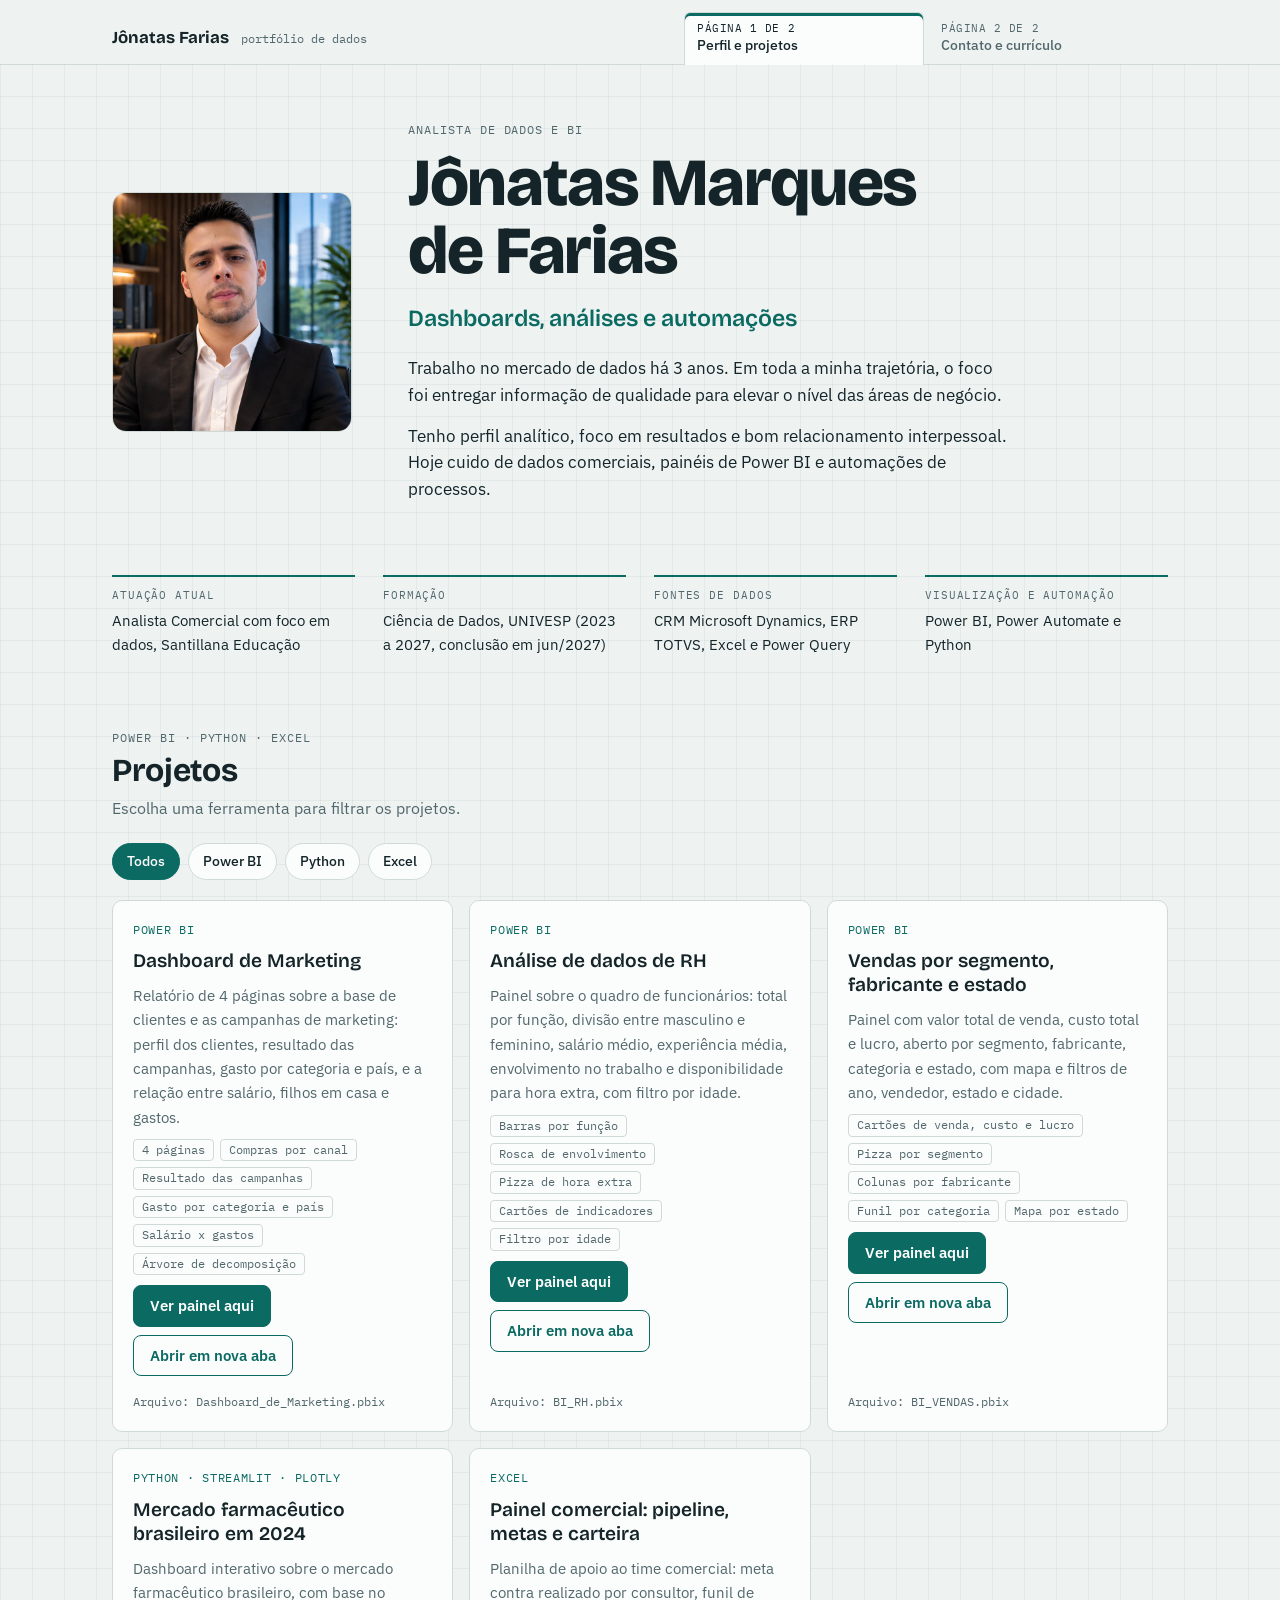
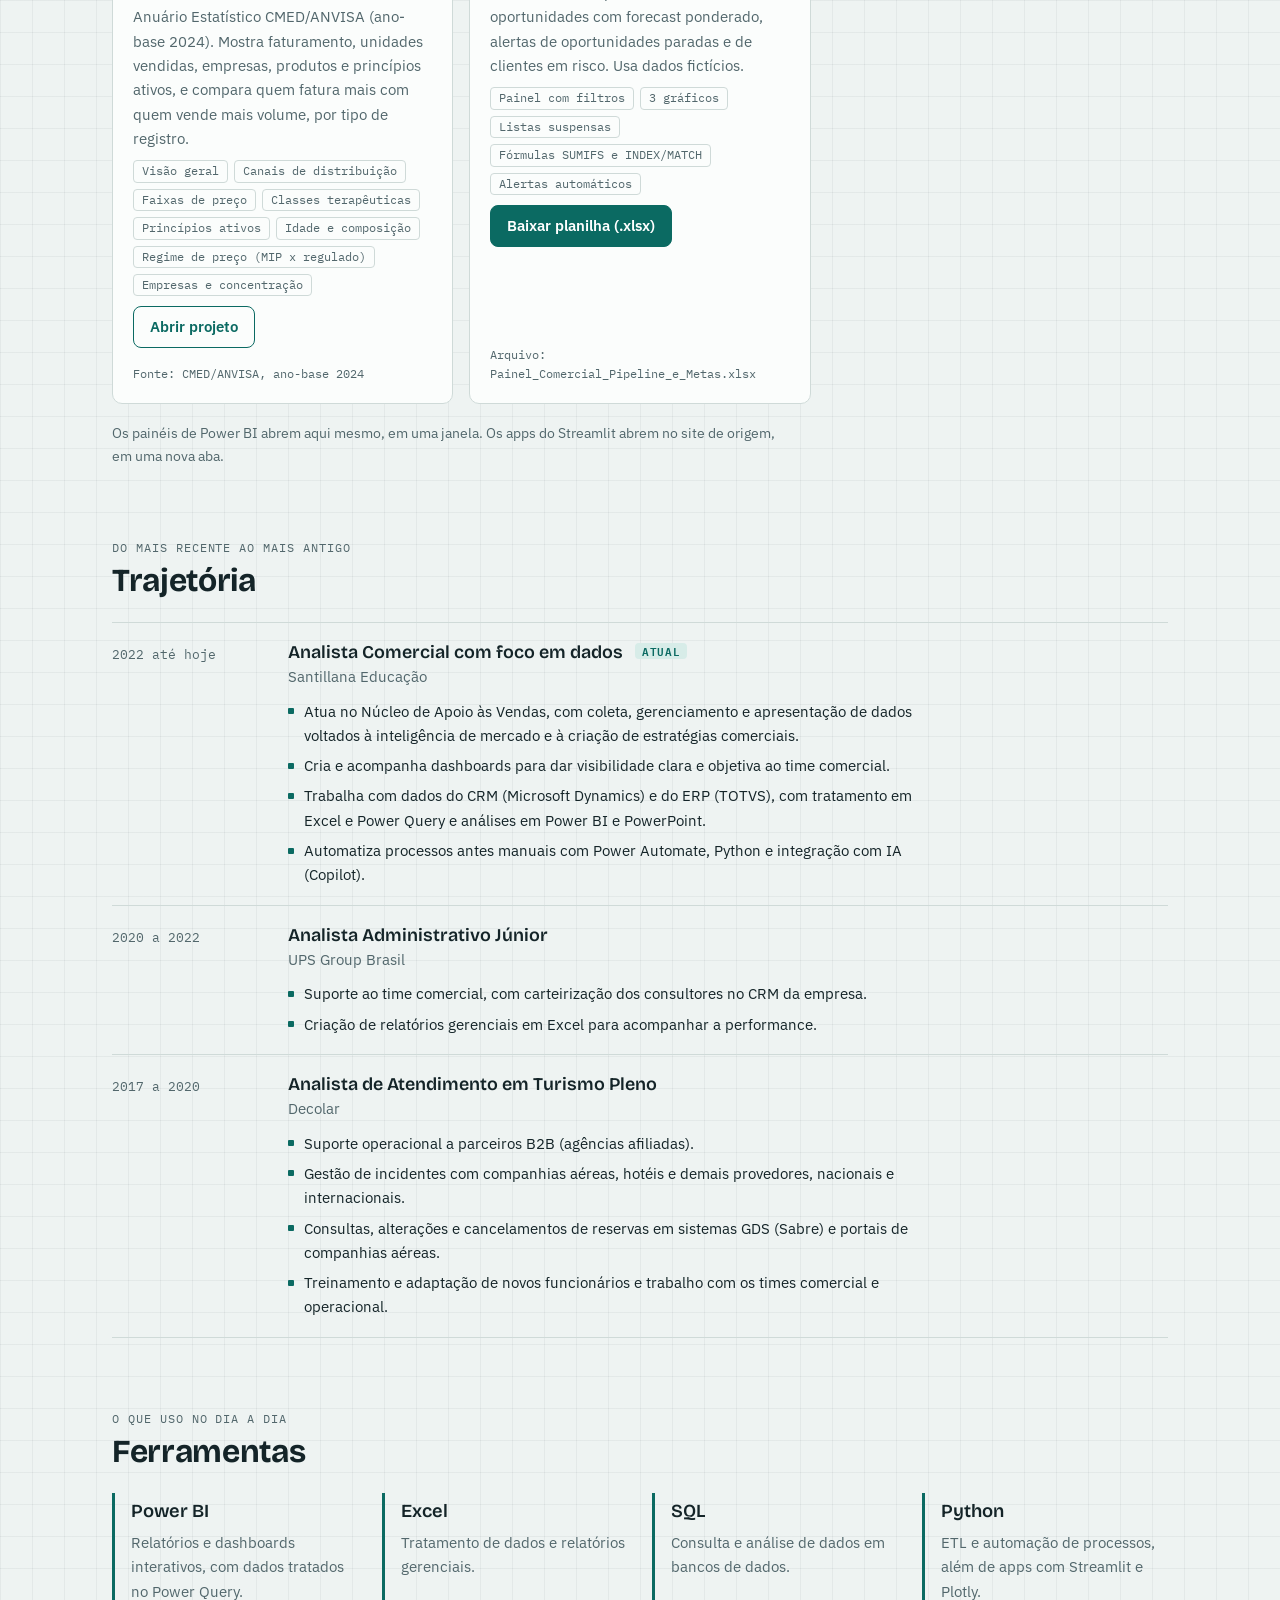
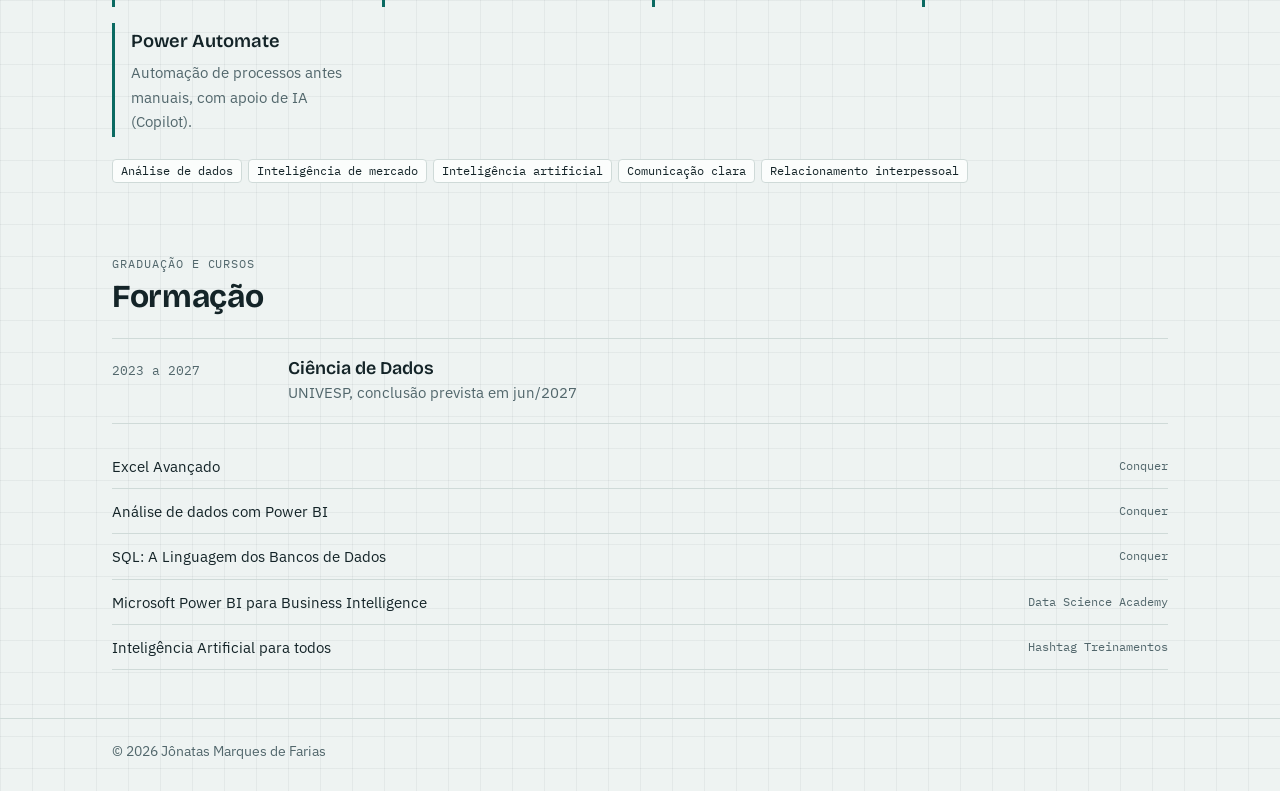
<file: site/index.html>
<!doctype html>
<html lang="pt-br">
<head>
  <meta charset="utf-8">
  <meta name="viewport" content="width=device-width, initial-scale=1">
  <meta name="color-scheme" content="light dark">
  <title>Portfólio Jônatas Farias</title>
  <meta name="description" content="Portfólio de Jônatas Marques de Farias: Analista de dados e BI, projetos de Power BI e Python, contato e currículo.">
  <link rel="icon" href="data:image/svg+xml,%3Csvg xmlns='http://www.w3.org/2000/svg' viewBox='0 0 32 32'%3E%3Crect width='32' height='32' rx='7' fill='%230b6a62'/%3E%3Ctext x='16' y='22' font-family='Arial' font-size='15' font-weight='700' text-anchor='middle' fill='white'%3EJF%3C/text%3E%3C/svg%3E">
  <link rel="preconnect" href="https://fonts.googleapis.com">
  <link rel="preconnect" href="https://fonts.gstatic.com" crossorigin>
  <link rel="stylesheet" href="https://fonts.googleapis.com/css2?family=Bricolage+Grotesque:opsz,wght@12..96,500..800&family=IBM+Plex+Sans:wght@400;500;600&family=IBM+Plex+Mono:wght@400;500&display=swap">
  <link rel="stylesheet" href="css/style.css">
</head>
<body>
  <a class="skip" href="#conteudo">Pular para o conteúdo</a>

  <header class="bar">
    <div class="wrap bar-in">
      <div class="brand">Jônatas Farias <span>portfólio de dados</span></div>
      <nav class="tabs" aria-label="Páginas do portfólio">
        <a class="tab" href="index.html" aria-current="page"><small>Página 1 de 2</small>Perfil e projetos</a>
        <a class="tab" href="contato.html"><small>Página 2 de 2</small>Contato e currículo</a>
      </nav>
    </div>
  </header>

  <main class="wrap" id="conteudo">
    <div class="panel">

      <section class="hero" aria-label="Apresentação">
        <img class="foto" src="img/foto.jpg" alt="Foto de Jônatas Marques de Farias" width="720" height="720">
        <div>
          <p class="eyebrow">Analista de dados e BI</p>
          <h1>Jônatas Marques de Farias</h1>
          <p class="role">Dashboards, análises e automações</p>
        <p class="lead">Trabalho no mercado de dados há 3 anos. Em toda a minha trajetória, o foco foi entregar informação de qualidade para elevar o nível das áreas de negócio.</p>
        <p class="lead">Tenho perfil analítico, foco em resultados e bom relacionamento interpessoal. Hoje cuido de dados comerciais, painéis de Power BI e automações de processos.</p>
        </div>
      </section>

      <dl class="ficha">
      <div><dt>Atuação atual</dt><dd>Analista Comercial com foco em dados, Santillana Educação</dd></div>
      <div><dt>Formação</dt><dd>Ciência de Dados, UNIVESP (2023 a 2027, conclusão em jun/2027)</dd></div>
      <div><dt>Fontes de dados</dt><dd>CRM Microsoft Dynamics, ERP TOTVS, Excel e Power Query</dd></div>
      <div><dt>Visualização e automação</dt><dd>Power BI, Power Automate e Python</dd></div>
      </dl>

      <section aria-labelledby="h-projetos" id="projetos">
        <div class="sec-head">
          <p class="eyebrow">Power BI · Python · Excel</p>
          <h2 id="h-projetos">Projetos</h2>
          <p>Escolha uma ferramenta para filtrar os projetos.</p>
        </div>

        <nav class="filters" aria-label="Filtrar projetos por ferramenta">
      <a class="chip" href="#projetos" data-filtro="todos" aria-current="true">Todos</a>
      <a class="chip" href="#projetos" data-filtro="power-bi">Power BI</a>
      <a class="chip" href="#projetos" data-filtro="python">Python</a>
      <a class="chip" href="#projetos" data-filtro="excel">Excel</a>
        </nav>

        <div class="projects">
        <article class="card" data-ferramenta="power-bi">
          <div class="top">
            <span class="stack">Power BI</span>
          </div>
          <h3>Dashboard de Marketing</h3>
          <p>Relatório de 4 páginas sobre a base de clientes e as campanhas de marketing: perfil dos clientes, resultado das campanhas, gasto por categoria e país, e a relação entre salário, filhos em casa e gastos.</p>
          <ul class="visuais" aria-label="O que o projeto mostra"><li>4 páginas</li><li>Compras por canal</li><li>Resultado das campanhas</li><li>Gasto por categoria e país</li><li>Salário x gastos</li><li>Árvore de decomposição</li></ul>
          <div class="acoes"><button type="button" class="btn primary" data-painel-url="https://app.powerbi.com/view?r=eyJrIjoiNzg2Mzc4ZTItY2M5OS00ZWFmLWEwMzktZGYyYTk2YzBhNzNlIiwidCI6Ijc1MTZiYjE4LTI4MmMtNGU2My1iMWVjLTc5NTgwNWYxZThmZCIsImMiOjh9" data-painel-titulo="Dashboard de Marketing">Ver painel aqui</button><a class="btn" href="https://app.powerbi.com/view?r=eyJrIjoiNzg2Mzc4ZTItY2M5OS00ZWFmLWEwMzktZGYyYTk2YzBhNzNlIiwidCI6Ijc1MTZiYjE4LTI4MmMtNGU2My1iMWVjLTc5NTgwNWYxZThmZCIsImMiOjh9" target="_blank" rel="noopener">Abrir em nova aba</a></div>
          <p class="meta">Arquivo: Dashboard_de_Marketing.pbix</p>
        </article>
        <article class="card" data-ferramenta="power-bi">
          <div class="top">
            <span class="stack">Power BI</span>
          </div>
          <h3>Análise de dados de RH</h3>
          <p>Painel sobre o quadro de funcionários: total por função, divisão entre masculino e feminino, salário médio, experiência média, envolvimento no trabalho e disponibilidade para hora extra, com filtro por idade.</p>
          <ul class="visuais" aria-label="O que o projeto mostra"><li>Barras por função</li><li>Rosca de envolvimento</li><li>Pizza de hora extra</li><li>Cartões de indicadores</li><li>Filtro por idade</li></ul>
          <div class="acoes"><button type="button" class="btn primary" data-painel-url="https://app.powerbi.com/view?r=eyJrIjoiYjJmODg0MTgtODZiYi00NWQ5LWIyYjUtOWJjODQyMjhhYWM4IiwidCI6Ijc1MTZiYjE4LTI4MmMtNGU2My1iMWVjLTc5NTgwNWYxZThmZCIsImMiOjh9" data-painel-titulo="Análise de dados de RH">Ver painel aqui</button><a class="btn" href="https://app.powerbi.com/view?r=eyJrIjoiYjJmODg0MTgtODZiYi00NWQ5LWIyYjUtOWJjODQyMjhhYWM4IiwidCI6Ijc1MTZiYjE4LTI4MmMtNGU2My1iMWVjLTc5NTgwNWYxZThmZCIsImMiOjh9" target="_blank" rel="noopener">Abrir em nova aba</a></div>
          <p class="meta">Arquivo: BI_RH.pbix</p>
        </article>
        <article class="card" data-ferramenta="power-bi">
          <div class="top">
            <span class="stack">Power BI</span>
          </div>
          <h3>Vendas por segmento, fabricante e estado</h3>
          <p>Painel com valor total de venda, custo total e lucro, aberto por segmento, fabricante, categoria e estado, com mapa e filtros de ano, vendedor, estado e cidade.</p>
          <ul class="visuais" aria-label="O que o projeto mostra"><li>Cartões de venda, custo e lucro</li><li>Pizza por segmento</li><li>Colunas por fabricante</li><li>Funil por categoria</li><li>Mapa por estado</li></ul>
          <div class="acoes"><button type="button" class="btn primary" data-painel-url="https://app.powerbi.com/view?r=eyJrIjoiYTM0OGE2NGUtMTBjOC00NzU4LTgxMGQtYzIzOTI3MzNmODlkIiwidCI6Ijc1MTZiYjE4LTI4MmMtNGU2My1iMWVjLTc5NTgwNWYxZThmZCIsImMiOjh9" data-painel-titulo="Vendas por segmento, fabricante e estado">Ver painel aqui</button><a class="btn" href="https://app.powerbi.com/view?r=eyJrIjoiYTM0OGE2NGUtMTBjOC00NzU4LTgxMGQtYzIzOTI3MzNmODlkIiwidCI6Ijc1MTZiYjE4LTI4MmMtNGU2My1iMWVjLTc5NTgwNWYxZThmZCIsImMiOjh9" target="_blank" rel="noopener">Abrir em nova aba</a></div>
          <p class="meta">Arquivo: BI_VENDAS.pbix</p>
        </article>
        <article class="card" data-ferramenta="python">
          <div class="top">
            <span class="stack">Python · Streamlit · Plotly</span>
          </div>
          <h3>Mercado farmacêutico brasileiro em 2024</h3>
          <p>Dashboard interativo sobre o mercado farmacêutico brasileiro, com base no Anuário Estatístico CMED/ANVISA (ano-base 2024). Mostra faturamento, unidades vendidas, empresas, produtos e princípios ativos, e compara quem fatura mais com quem vende mais volume, por tipo de registro.</p>
          <ul class="visuais" aria-label="O que o projeto mostra"><li>Visão geral</li><li>Canais de distribuição</li><li>Faixas de preço</li><li>Classes terapêuticas</li><li>Princípios ativos</li><li>Idade e composição</li><li>Regime de preço (MIP x regulado)</li><li>Empresas e concentração</li></ul>
          <div class="acoes"><a class="btn" href="https://dashboard-app---ind-stria-farmac-utica-wz7sgfkpncaan3avwqizo6.streamlit.app/" target="_blank" rel="noopener">Abrir projeto</a></div>
          <p class="meta">Fonte: CMED/ANVISA, ano-base 2024</p>
        </article>
        <article class="card" data-ferramenta="excel">
          <div class="top">
            <span class="stack">Excel</span>
          </div>
          <h3>Painel comercial: pipeline, metas e carteira</h3>
          <p>Planilha de apoio ao time comercial: meta contra realizado por consultor, funil de oportunidades com forecast ponderado, alertas de oportunidades paradas e de clientes em risco. Usa dados fictícios.</p>
          <ul class="visuais" aria-label="O que o projeto mostra"><li>Painel com filtros</li><li>3 gráficos</li><li>Listas suspensas</li><li>Fórmulas SUMIFS e INDEX/MATCH</li><li>Alertas automáticos</li></ul>
          <div class="acoes"><a class="btn primary" href="docs/Painel_Comercial_Pipeline_e_Metas.xlsx" download="Painel_Comercial_Pipeline_e_Metas.xlsx">Baixar planilha (.xlsx)</a></div>
          <p class="meta">Arquivo: Painel_Comercial_Pipeline_e_Metas.xlsx</p>
        </article>
        </div>
        <p class="hint">Os painéis de Power BI abrem aqui mesmo, em uma janela. Os apps do Streamlit abrem no site de origem, em uma nova aba.</p>

        <dialog class="painel" id="painel" aria-labelledby="painel-titulo">
          <div class="painel-topo">
            <h2 id="painel-titulo">Painel</h2>
            <form method="dialog"><button class="copy" autofocus>Fechar</button></form>
          </div>
          <iframe id="painel-quadro" title="Painel de Power BI" src="about:blank" allowfullscreen referrerpolicy="no-referrer"></iframe>
          <div class="painel-rodape">
            <span class="so-celular">No celular, o painel fica melhor em uma nova aba.</span>
            <a id="painel-link" href="#" target="_blank" rel="noopener">Abrir em nova aba</a>
          </div>
        </dialog>
      </section>

      <section aria-labelledby="h-trajetoria">
        <div class="sec-head">
          <p class="eyebrow">Do mais recente ao mais antigo</p>
          <h2 id="h-trajetoria">Trajetória</h2>
        </div>
        <ul class="timeline">
      <li>
        <span class="when">2022 até hoje</span>
        <div>
          <h3>Analista Comercial com foco em dados <span class="tag-now">Atual</span></h3>
          <p class="org">Santillana Educação</p>
          <ul class="itens"><li>Atua no Núcleo de Apoio às Vendas, com coleta, gerenciamento e apresentação de dados voltados à inteligência de mercado e à criação de estratégias comerciais.</li><li>Cria e acompanha dashboards para dar visibilidade clara e objetiva ao time comercial.</li><li>Trabalha com dados do CRM (Microsoft Dynamics) e do ERP (TOTVS), com tratamento em Excel e Power Query e análises em Power BI e PowerPoint.</li><li>Automatiza processos antes manuais com Power Automate, Python e integração com IA (Copilot).</li></ul>
        </div>
      </li>
      <li>
        <span class="when">2020 a 2022</span>
        <div>
          <h3>Analista Administrativo Júnior</h3>
          <p class="org">UPS Group Brasil</p>
          <ul class="itens"><li>Suporte ao time comercial, com carteirização dos consultores no CRM da empresa.</li><li>Criação de relatórios gerenciais em Excel para acompanhar a performance.</li></ul>
        </div>
      </li>
      <li>
        <span class="when">2017 a 2020</span>
        <div>
          <h3>Analista de Atendimento em Turismo Pleno</h3>
          <p class="org">Decolar</p>
          <ul class="itens"><li>Suporte operacional a parceiros B2B (agências afiliadas).</li><li>Gestão de incidentes com companhias aéreas, hotéis e demais provedores, nacionais e internacionais.</li><li>Consultas, alterações e cancelamentos de reservas em sistemas GDS (Sabre) e portais de companhias aéreas.</li><li>Treinamento e adaptação de novos funcionários e trabalho com os times comercial e operacional.</li></ul>
        </div>
      </li>
        </ul>
      </section>

      <section aria-labelledby="h-ferramentas">
        <div class="sec-head">
          <p class="eyebrow">O que uso no dia a dia</p>
          <h2 id="h-ferramentas">Ferramentas</h2>
        </div>
        <div class="tools">
      <div class="tool"><h3>Power BI</h3><p>Relatórios e dashboards interativos, com dados tratados no Power Query.</p></div>
      <div class="tool"><h3>Excel</h3><p>Tratamento de dados e relatórios gerenciais.</p></div>
      <div class="tool"><h3>SQL</h3><p>Consulta e análise de dados em bancos de dados.</p></div>
      <div class="tool"><h3>Python</h3><p>ETL e automação de processos, além de apps com Streamlit e Plotly.</p></div>
      <div class="tool"><h3>Power Automate</h3><p>Automação de processos antes manuais, com apoio de IA (Copilot).</p></div>
        </div>
        <ul class="visuais competencias" aria-label="Competências"><li>Análise de dados</li><li>Inteligência de mercado</li><li>Inteligência artificial</li><li>Comunicação clara</li><li>Relacionamento interpessoal</li></ul>
      </section>

      <section aria-labelledby="h-formacao">
        <div class="sec-head">
          <p class="eyebrow">Graduação e cursos</p>
          <h2 id="h-formacao">Formação</h2>
        </div>
        <ul class="timeline">
          <li>
            <span class="when">2023 a 2027</span>
            <div><h3>Ciência de Dados</h3><p class="org">UNIVESP, conclusão prevista em jun/2027</p></div>
          </li>
        </ul>
        <ul class="cursos">
      <li><span>Excel Avançado</span><span class="escola">Conquer</span></li>
      <li><span>Análise de dados com Power BI</span><span class="escola">Conquer</span></li>
      <li><span>SQL: A Linguagem dos Bancos de Dados</span><span class="escola">Conquer</span></li>
      <li><span>Microsoft Power BI para Business Intelligence</span><span class="escola">Data Science Academy</span></li>
      <li><span>Inteligência Artificial para todos</span><span class="escola">Hashtag Treinamentos</span></li>
        </ul>
      </section>

    </div>
  </main>

  <footer>
    <div class="wrap">© 2026 Jônatas Marques de Farias</div>
  </footer>

  <script src="js/site.js" defer></script>
</body>
</html>
</file>
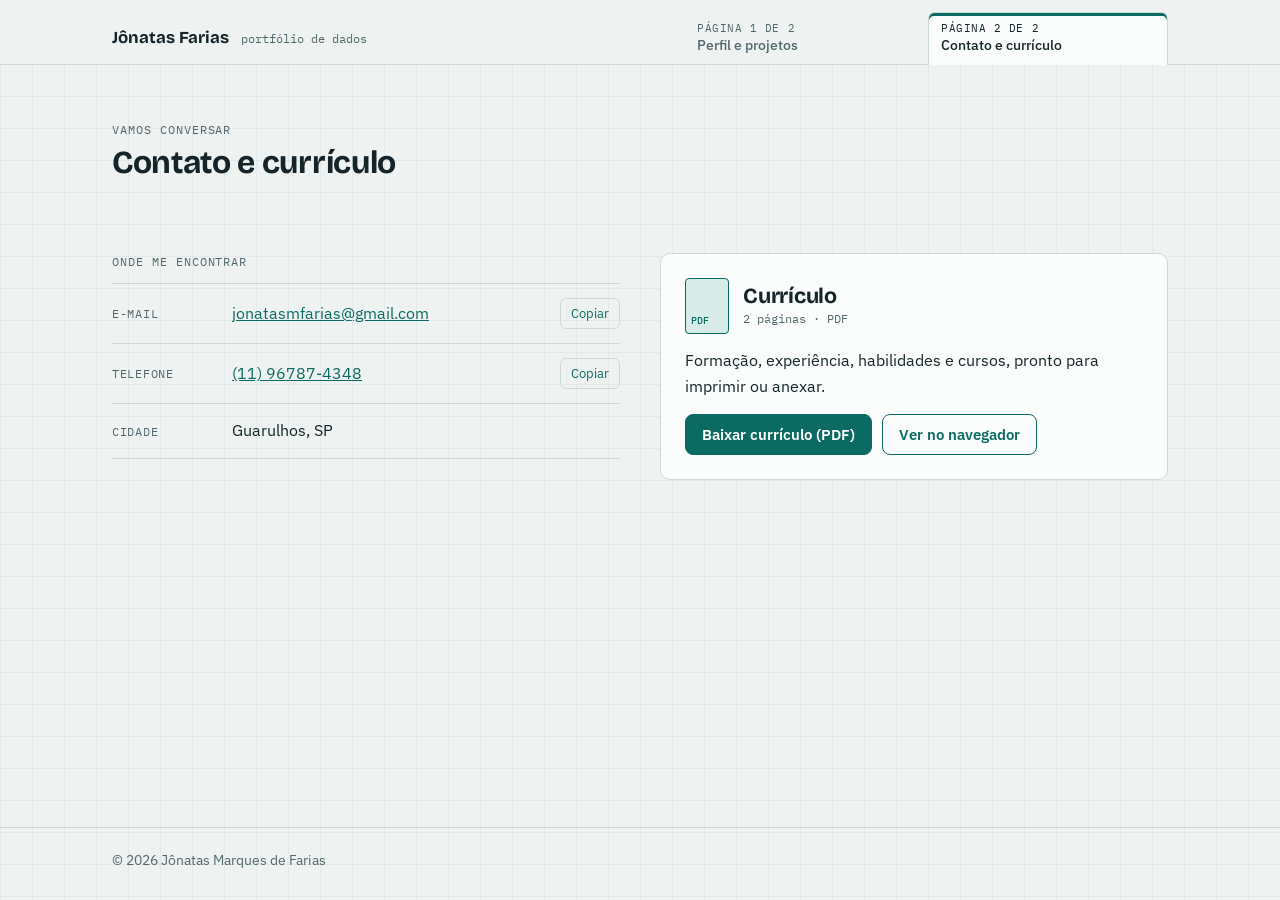
<file: site/contato.html>
<!doctype html>
<html lang="pt-br">
<head>
  <meta charset="utf-8">
  <meta name="viewport" content="width=device-width, initial-scale=1">
  <meta name="color-scheme" content="light dark">
  <title>Contato e currículo · Jônatas Farias</title>
  <meta name="description" content="Contato e currículo em PDF de Jônatas Marques de Farias.">
  <link rel="icon" href="data:image/svg+xml,%3Csvg xmlns='http://www.w3.org/2000/svg' viewBox='0 0 32 32'%3E%3Crect width='32' height='32' rx='7' fill='%230b6a62'/%3E%3Ctext x='16' y='22' font-family='Arial' font-size='15' font-weight='700' text-anchor='middle' fill='white'%3EJF%3C/text%3E%3C/svg%3E">
  <link rel="preconnect" href="https://fonts.googleapis.com">
  <link rel="preconnect" href="https://fonts.gstatic.com" crossorigin>
  <link rel="stylesheet" href="https://fonts.googleapis.com/css2?family=Bricolage+Grotesque:opsz,wght@12..96,500..800&family=IBM+Plex+Sans:wght@400;500;600&family=IBM+Plex+Mono:wght@400;500&display=swap">
  <link rel="stylesheet" href="css/style.css">
</head>
<body>
  <a class="skip" href="#conteudo">Pular para o conteúdo</a>

  <header class="bar">
    <div class="wrap bar-in">
      <div class="brand">Jônatas Farias <span>portfólio de dados</span></div>
      <nav class="tabs" aria-label="Páginas do portfólio">
        <a class="tab" href="index.html"><small>Página 1 de 2</small>Perfil e projetos</a>
        <a class="tab" href="contato.html" aria-current="page"><small>Página 2 de 2</small>Contato e currículo</a>
      </nav>
    </div>
  </header>

  <main class="wrap" id="conteudo">
    <div class="panel">
      <div class="sec-head" style="margin-bottom:0">
        <p class="eyebrow">Vamos conversar</p>
        <h1 class="h2-like">Contato e currículo</h1>
      </div>

      <div class="two">
        <div>
          <h2 class="eyebrow" style="margin-bottom:12px">Onde me encontrar</h2>
          <ul class="contact-list">
          <li>
            <span class="k">E-mail</span>
            <a class="v" href="mailto:jonatasmfarias@gmail.com">jonatasmfarias@gmail.com</a>
            <button type="button" class="copy" data-copiar="jonatasmfarias@gmail.com">Copiar</button>
          </li>
          <li>
            <span class="k">Telefone</span>
            <a class="v" href="tel:+5511967874348">(11) 96787-4348</a>
            <button type="button" class="copy" data-copiar="(11) 96787-4348">Copiar</button>
          </li>
          <li>
            <span class="k">Cidade</span>
            <span class="v">Guarulhos, SP</span>
            <span></span>
          </li>
          </ul>
        </div>

        <div class="cv">
          <div class="file">
            <div class="doc-icon" aria-hidden="true">PDF</div>
            <div>
              <h2>Currículo</h2>
              <p class="mono meta-cv">2 páginas · PDF</p>
            </div>
          </div>
          <p>Formação, experiência, habilidades e cursos, pronto para imprimir ou anexar.</p>
          <div class="actions">
            <a class="btn primary" href="docs/curriculo-jonatas-marques-de-farias.pdf" download="Curriculo-Jonatas-Marques-de-Farias.pdf">Baixar currículo (PDF)</a>
            <a class="btn" href="docs/curriculo-jonatas-marques-de-farias.pdf" target="_blank" rel="noopener">Ver no navegador</a>
          </div>
        </div>
      </div>
    </div>
  </main>

  <footer>
    <div class="wrap">© 2026 Jônatas Marques de Farias</div>
  </footer>

  <script src="js/site.js" defer></script>
</body>
</html>
</file>
<file: site/css/style.css>
/* Visual do portfólio. As cores e fontes ficam nas variáveis abaixo: mude aqui para trocar o tema. */
:root {
  --bg: #eef3f2;
  --surface: #fbfdfc;
  --ink: #142428;
  --muted: #52676c;
  --line: #cfdad8;
  --accent: #0b6a62;
  --accent-ink: #ffffff;
  --accent-soft: #d7ece8;
  --grid: rgba(20, 36, 40, 0.05);
  --pending: #8a5a00;
  --pending-soft: #f6ead0;
  --font-display: "Bricolage Grotesque", "Segoe UI", system-ui, sans-serif;
  --font-body: "IBM Plex Sans", "Segoe UI", system-ui, sans-serif;
  --font-mono: "IBM Plex Mono", ui-monospace, "SFMono-Regular", Menlo, Consolas, monospace;
  --gutter: clamp(16px, 4vw, 32px);
  color-scheme: light;
}
@media (prefers-color-scheme: dark) {
  :root {
    --bg: #0d181b;
    --surface: #142226;
    --ink: #e4eeed;
    --muted: #93a8ab;
    --line: #26393d;
    --accent: #5cc9bb;
    --accent-ink: #06201d;
    --accent-soft: #153631;
    --grid: rgba(228, 238, 237, 0.045);
    --pending: #e5b85c;
    --pending-soft: #2c2412;
    color-scheme: dark;
  }
}

* { box-sizing: border-box; }
html { -webkit-text-size-adjust: 100%; }
body {
  margin: 0;
  background-color: var(--bg);
  background-image:
    linear-gradient(var(--grid) 1px, transparent 1px),
    linear-gradient(90deg, var(--grid) 1px, transparent 1px);
  background-size: 32px 32px;
  color: var(--ink);
  font-family: var(--font-body);
  font-size: 16px;
  line-height: 1.6;
  min-height: 100vh;
  display: flex;
  flex-direction: column;
}
h1, h2, h3, p, dl, dd, ul { margin: 0; padding: 0; }
ul { list-style: none; }
img { max-width: 100%; display: block; }
a { color: var(--accent); }
:focus-visible { outline: 2px solid var(--accent); outline-offset: 3px; border-radius: 4px; }
.mono { font-family: var(--font-mono); }
.wrap { width: 100%; max-width: 70rem; margin-inline: auto; padding-inline: var(--gutter); }
.skip { position: absolute; left: -999px; top: 8px; background: var(--accent); color: var(--accent-ink); padding: 8px 14px; border-radius: 6px; z-index: 10; }
.skip:focus { left: 8px; }
.eyebrow {
  font-family: var(--font-mono);
  font-weight: 400;
  font-size: 0.75rem;
  letter-spacing: 0.08em;
  text-transform: uppercase;
  color: var(--muted);
  line-height: 1.5;
}

/* barra de abas: lembra as páginas de um relatório de BI */
.bar { position: sticky; top: 0; z-index: 5; background: var(--bg); border-bottom: 1px solid var(--line); }
.bar-in { display: flex; flex-wrap: wrap; align-items: flex-end; justify-content: space-between; gap: 0 24px; padding-top: 12px; }
.brand { font-family: var(--font-display); font-weight: 700; font-size: 1.05rem; padding-bottom: 12px; min-width: 0; }
.brand span { font-family: var(--font-mono); font-weight: 400; font-size: 0.75rem; color: var(--muted); margin-left: 8px; }
.tabs { display: flex; gap: 4px; min-width: 0; flex: 1 1 18rem; justify-content: flex-end; }
.tab {
  flex: 1 1 0;
  max-width: 15rem;
  text-decoration: none;
  font-size: 0.9rem;
  font-weight: 500;
  color: var(--muted);
  border: 1px solid transparent;
  border-bottom: 0;
  border-radius: 6px 6px 0 0;
  padding: 9px 12px 10px;
  display: flex;
  flex-direction: column;
  line-height: 1.25;
}
.tab small { font-family: var(--font-mono); font-size: 0.68rem; letter-spacing: 0.05em; text-transform: uppercase; font-weight: 400; }
.tab:hover { color: var(--ink); }
.tab[aria-current="page"] {
  color: var(--ink);
  background: var(--surface);
  border-color: var(--line);
  margin-bottom: -1px;
  box-shadow: inset 0 3px 0 var(--accent);
}

main { flex: 1; padding-block: clamp(28px, 6vw, 56px) 48px; display: block; }
.panel { display: flex; flex-direction: column; gap: clamp(40px, 7vw, 72px); }

/* apresentação */
.hero { display: grid; grid-template-columns: minmax(0, 15rem) minmax(0, 1fr); gap: clamp(24px, 5vw, 56px); align-items: center; }
.foto { width: 100%; height: auto; aspect-ratio: 1; object-fit: cover; border-radius: 14px; border: 1px solid var(--line); background: var(--surface); }
.hero h1 {
  font-family: var(--font-display);
  font-weight: 800;
  font-size: clamp(2.2rem, 6.4vw, 4.2rem);
  line-height: 1.02;
  letter-spacing: -0.02em;
  text-wrap: balance;
  margin-top: 10px;
}
.hero .role { font-family: var(--font-display); font-weight: 600; font-size: clamp(1.1rem, 2.6vw, 1.45rem); color: var(--accent); margin-top: 14px; }
.hero .lead { max-width: 38rem; margin-top: 14px; font-size: 1.05rem; }
.hero .role + .lead { margin-top: 18px; }

.ficha { display: grid; grid-template-columns: repeat(auto-fit, minmax(14rem, 1fr)); gap: 20px 28px; }
.ficha div { border-top: 2px solid var(--accent); padding-top: 10px; display: grid; gap: 3px; align-content: start; min-width: 0; }
.ficha dt { font-family: var(--font-mono); font-size: 0.7rem; letter-spacing: 0.08em; text-transform: uppercase; color: var(--muted); }
.ficha dd { font-size: 0.95rem; overflow-wrap: anywhere; }

h2, .h2-like { font-family: var(--font-display); font-weight: 700; font-size: clamp(1.5rem, 3.4vw, 2rem); letter-spacing: -0.01em; line-height: 1.15; text-wrap: balance; }
.sec-head { display: flex; flex-direction: column; gap: 6px; margin-bottom: 22px; }
.sec-head p:not(.eyebrow) { color: var(--muted); max-width: 40rem; }

/* trajetória */
.timeline { display: flex; flex-direction: column; border-top: 1px solid var(--line); }
.timeline > li { display: grid; grid-template-columns: 9.5rem minmax(0, 1fr); gap: 8px 24px; padding: 18px 0; border-bottom: 1px solid var(--line); }
.timeline .when { font-family: var(--font-mono); font-size: 0.82rem; color: var(--muted); padding-top: 3px; }
.timeline h3 { font-family: var(--font-display); font-weight: 600; font-size: 1.12rem; line-height: 1.3; }
.timeline .org { color: var(--muted); font-size: 0.95rem; }
.itens { display: grid; gap: 6px; margin-top: 10px; max-width: 40rem; font-size: 0.95rem; }
.itens li { position: relative; padding-left: 16px; }
.itens li::before { content: ""; position: absolute; left: 0; top: 0.62em; width: 6px; height: 6px; border-radius: 1px; background: var(--accent); }
.tag-now {
  display: inline-block; font-family: var(--font-mono); font-size: 0.68rem; letter-spacing: 0.06em; text-transform: uppercase;
  color: var(--accent); background: var(--accent-soft); border-radius: 4px; padding: 1px 7px; margin-left: 8px; vertical-align: 2px;
}

/* ferramentas */
.tools { display: grid; grid-template-columns: repeat(auto-fit, minmax(15rem, 1fr)); gap: 16px 24px; }
.tool { border-left: 3px solid var(--accent); padding: 4px 0 4px 16px; min-width: 0; }
.tool h3 { font-family: var(--font-display); font-weight: 600; font-size: 1.15rem; }
.tool p { color: var(--muted); font-size: 0.95rem; margin-top: 4px; }
.visuais { display: flex; flex-wrap: wrap; gap: 6px; }
.visuais li { font-family: var(--font-mono); font-size: 0.72rem; color: var(--muted); border: 1px solid var(--line); border-radius: 4px; padding: 1px 8px; }
.competencias { margin-top: 22px; }
.competencias li { font-size: 0.78rem; color: var(--ink); background: var(--surface); }

/* formação */
.cursos { margin-top: 20px; display: flex; flex-direction: column; }
.cursos li { display: flex; flex-wrap: wrap; justify-content: space-between; gap: 2px 16px; padding: 10px 0; border-bottom: 1px solid var(--line); font-size: 0.95rem; }
.cursos .escola { color: var(--muted); font-family: var(--font-mono); font-size: 0.78rem; align-self: center; }

/* projetos */
.filters { display: flex; flex-wrap: wrap; gap: 8px; margin-bottom: 20px; }
.chip {
  text-decoration: none; font-size: 0.88rem; font-weight: 500;
  color: var(--ink); background: var(--surface); border: 1px solid var(--line); border-radius: 999px; padding: 6px 14px;
}
.chip:hover { border-color: var(--accent); }
.chip[aria-current="true"] { background: var(--accent); border-color: var(--accent); color: var(--accent-ink); }
.projects { display: grid; grid-template-columns: repeat(auto-fill, minmax(min(100%, 19rem), 1fr)); gap: 16px; }
.card { background: var(--surface); border: 1px solid var(--line); border-radius: 10px; padding: 20px; display: flex; flex-direction: column; gap: 10px; min-width: 0; }
.card.pending { background: transparent; border-style: dashed; }
.card .top { display: flex; align-items: center; justify-content: space-between; gap: 8px; flex-wrap: wrap; }
.card .stack { font-family: var(--font-mono); font-size: 0.72rem; letter-spacing: 0.06em; text-transform: uppercase; color: var(--accent); }
.badge { font-family: var(--font-mono); font-size: 0.68rem; letter-spacing: 0.06em; text-transform: uppercase; color: var(--pending); background: var(--pending-soft); border-radius: 4px; padding: 1px 7px; }
.card h3 { font-family: var(--font-display); font-weight: 600; font-size: 1.2rem; line-height: 1.25; }
.card p { color: var(--muted); font-size: 0.95rem; }
.card .meta { font-family: var(--font-mono); font-size: 0.75rem; margin-top: auto; padding-top: 6px; }
.card .btn { align-self: flex-start; }
.hint { font-size: 0.88rem; color: var(--muted); margin-top: 18px; max-width: 42rem; }

.btn {
  display: inline-flex; align-items: center; justify-content: center; gap: 8px; min-height: 40px;
  font: inherit; font-size: 0.92rem; font-weight: 600; text-decoration: none; cursor: pointer;
  border-radius: 8px; padding: 8px 16px; border: 1px solid var(--accent); color: var(--accent); background: transparent;
}
.btn:hover { background: var(--accent-soft); }
.btn.primary { background: var(--accent); color: var(--accent-ink); }
.btn.primary:hover { background: var(--accent); filter: brightness(1.08); }
.btn[aria-disabled="true"] { border-color: var(--line); color: var(--muted); cursor: default; background: transparent; }

/* contato */
.two { display: grid; grid-template-columns: repeat(auto-fit, minmax(min(100%, 20rem), 1fr)); gap: clamp(24px, 4vw, 40px); align-items: start; }
.contact-list { border-top: 1px solid var(--line); }
.contact-list li { display: grid; grid-template-columns: 6.5rem minmax(0, 1fr) auto; align-items: center; gap: 8px 16px; padding: 14px 0; border-bottom: 1px solid var(--line); }
.contact-list .k { font-family: var(--font-mono); font-size: 0.75rem; letter-spacing: 0.06em; text-transform: uppercase; color: var(--muted); }
.contact-list .v { overflow-wrap: anywhere; min-width: 0; }
.copy { font: inherit; font-size: 0.82rem; cursor: pointer; background: transparent; color: var(--accent); border: 1px solid var(--line); border-radius: 6px; padding: 4px 10px; }
.copy:hover { border-color: var(--accent); }
.cv { background: var(--surface); border: 1px solid var(--line); border-radius: 10px; padding: 24px; display: flex; flex-direction: column; gap: 14px; min-width: 0; }
.cv h2 { font-size: 1.35rem; }
.cv .file { display: flex; align-items: center; gap: 14px; }
.meta-cv { font-size: 0.78rem; color: var(--muted); }
.doc-icon { flex: none; width: 44px; height: 56px; border: 1.5px solid var(--accent); border-radius: 4px; display: grid; place-items: end start; padding: 5px; font-family: var(--font-mono); font-size: 0.62rem; font-weight: 500; color: var(--accent); background: var(--accent-soft); }
.cv .actions { display: flex; flex-wrap: wrap; gap: 10px; align-items: center; }

footer { border-top: 1px solid var(--line); padding-block: 22px 28px; color: var(--muted); font-size: 0.85rem; }

@media (max-width: 760px) {
  .hero { grid-template-columns: minmax(0, 1fr); align-items: start; }
  .foto { max-width: 11rem; }
  .timeline > li { grid-template-columns: minmax(0, 1fr); gap: 4px; }
  .brand span { display: block; margin: 0; }
  .tabs { flex-basis: 100%; justify-content: stretch; }
  .tab { max-width: none; }
  .contact-list li { grid-template-columns: minmax(0, 1fr) auto; }
  .contact-list .k { grid-column: 1 / -1; }
}
@media (prefers-reduced-motion: no-preference) {
  .panel { animation: subir 0.35s ease-out both; }
  @keyframes subir { from { opacity: 0.4; transform: translateY(6px); } to { opacity: 1; transform: none; } }
}

/* janela do painel incorporado */
.card .acoes { display: flex; flex-wrap: wrap; gap: 8px; }
.painel { width: min(96vw, 1200px); max-width: none; max-height: 96dvh; padding: 0; border: 1px solid var(--line); border-radius: 12px; background: var(--surface); color: var(--ink); overflow: hidden; }
.painel[open] { display: flex; flex-direction: column; }
.painel::backdrop { background: rgba(5, 15, 18, 0.65); }
.painel-topo { display: flex; align-items: center; justify-content: space-between; gap: 12px; padding: 12px 16px; border-bottom: 1px solid var(--line); }
.painel-topo h2 { font-size: 1.05rem; letter-spacing: 0; }
.painel iframe { display: block; width: 100%; aspect-ratio: 1280 / 760; max-height: calc(96dvh - 7rem); border: 0; background: var(--bg); }
.so-celular { display: none; }
.painel-rodape { display: flex; flex-wrap: wrap; justify-content: space-between; gap: 6px 16px; padding: 10px 16px; border-top: 1px solid var(--line); font-size: 0.85rem; color: var(--muted); }
@media (max-width: 760px) {
  .so-celular { display: inline; }
  .painel { width: 100vw; height: 100dvh; max-height: none; border-radius: 0; border: 0; }
  .painel iframe { aspect-ratio: auto; flex: 1; max-height: none; min-height: 0; }
}

/* filtro de projetos feito em JavaScript (o atributo hidden precisa vencer o display:flex do cartão) */
.card[hidden] { display: none; }
</file>
